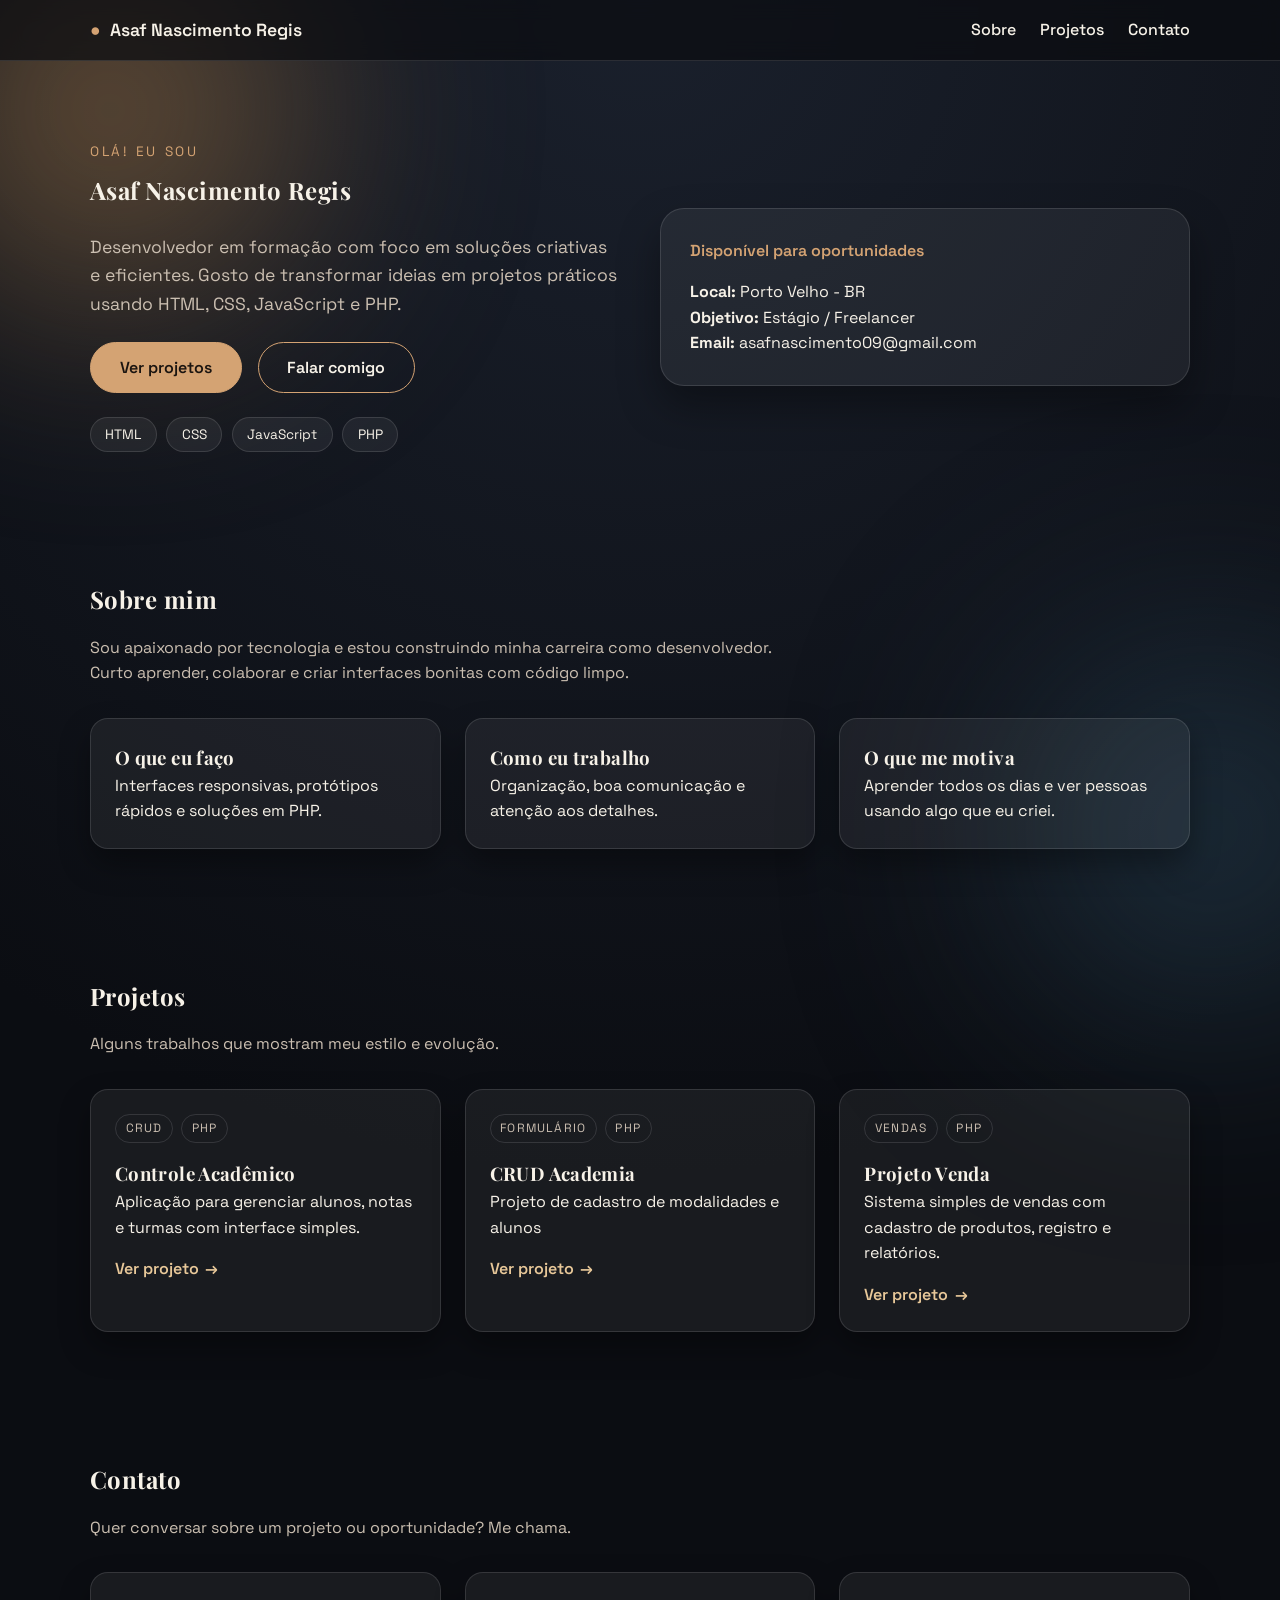
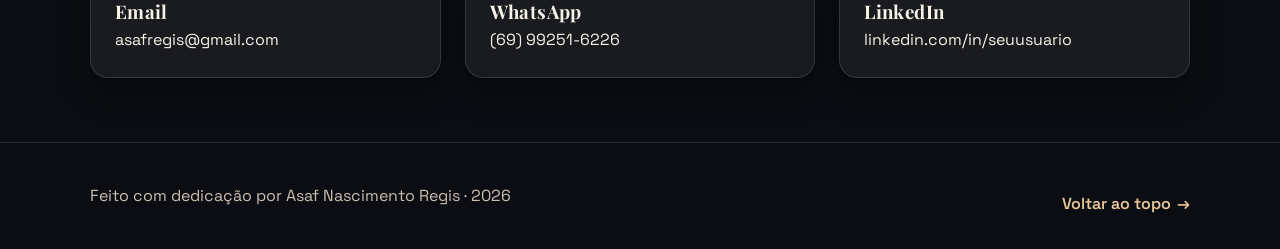
<file: index.html>
﻿<!doctype html>
<html lang="pt-br">
  <head>
    <meta charset="utf-8" />
    <meta name="viewport" content="width=device-width, initial-scale=1" />
    <title>Portfólio | Asaf Nascimento Regis</title>
    <meta name="description" content="Portfólio pessoal com projetos, sobre e contato." />
    <link rel="preconnect" href="https://fonts.googleapis.com" />
    <link rel="preconnect" href="https://fonts.gstatic.com" crossorigin />
    <link href="https://fonts.googleapis.com/css2?family=Space+Grotesk:wght@300;400;500;600;700&family=Playfair+Display:wght@400;500;600&display=swap" rel="stylesheet" />
    <link rel="stylesheet" href="assets/style.css" />
  </head>
  <body>
    <div class="bg-orb orb-1"></div>
    <div class="bg-orb orb-2"></div>

    <header class="site-header">
      <div class="container header-content">
        <div class="brand">
          <span class="brand-mark">●</span>
          <span class="brand-name">Asaf Nascimento Regis</span>
        </div>
        <nav class="nav">
          <a href="#sobre">Sobre</a>
          <a href="#projetos">Projetos</a>
          <a href="#contato">Contato</a>
        </nav>
      </div>
    </header>

    <main>
      <section class="hero" id="topo">
        <div class="container hero-grid">
          <div class="hero-text">
            <p class="eyebrow">Olá! Eu sou</p>
            <h1>Asaf Nascimento Regis</h1>
            <p class="lead">
              Desenvolvedor em formação com foco em soluções criativas e eficientes.
              Gosto de transformar ideias em projetos práticos usando HTML, CSS, JavaScript e PHP.
            </p>
            <div class="hero-actions">
              <a class="btn primary" href="#projetos">Ver projetos</a>
              <a class="btn ghost" href="#contato">Falar comigo</a>
            </div>
            <div class="hero-tags">
              <span>HTML</span>
              <span>CSS</span>
              <span>JavaScript</span>
              <span>PHP</span>
            </div>
          </div>
          <div class="hero-card">
            <div class="card-header">
              <span>Disponível para oportunidades</span>
            </div>
            <div class="card-body">
              <p><strong>Local:</strong> Porto Velho - BR</p>
              <p><strong>Objetivo:</strong> Estágio / Freelancer</p>
              <p><strong>Email:</strong> asafnascimento09@gmail.com</p>
            </div>
          </div>
        </div>
      </section>

      <section class="section" id="sobre">
        <div class="container">
          <div class="section-header">
            <h2>Sobre mim</h2>
            <p>
              Sou apaixonado por tecnologia e estou construindo minha carreira como desenvolvedor.
              Curto aprender, colaborar e criar interfaces bonitas com código limpo.
            </p>
          </div>
          <div class="about-grid">
            <div class="about-card">
              <h3>O que eu faço</h3>
              <p>Interfaces responsivas, protótipos rápidos e soluções em PHP.</p>
            </div>
            <div class="about-card">
              <h3>Como eu trabalho</h3>
              <p>Organização, boa comunicação e atenção aos detalhes.</p>
            </div>
            <div class="about-card">
              <h3>O que me motiva</h3>
              <p>Aprender todos os dias e ver pessoas usando algo que eu criei.</p>
            </div>
          </div>
        </div>
      </section>

      <section class="section projects" id="projetos">
        <div class="container">
          <div class="section-header">
            <h2>Projetos</h2>
            <p>Alguns trabalhos que mostram meu estilo e evolução.</p>
          </div>
          <div class="projects-grid">
            <article class="project-card">
              <div class="project-meta">
                <span class="pill">CRUD</span>
                <span class="pill">PHP</span>
              </div>
              <h3>Controle Acadêmico</h3>
              <p>Aplicação para gerenciar alunos, notas e turmas com interface simples.</p>
              <a class="text-link" href="desen-com-ia/controle_academico_CRUD/index.php" target="_blank" rel="noreferrer">Ver projeto</a>
            </article>
            <article class="project-card">
              <div class="project-meta">
                <span class="pill">Formulário</span>
                <span class="pill">PHP</span>
              </div>
              <h3>CRUD Academia</h3>
              <p>Projeto de cadastro de modalidades e alunos</p>
              <a class="text-link" href="CRUD_NO_PHP_CLASS/public/home.php" target="_blank" rel="noreferrer">Ver projeto</a>
            </article>
            <article class="project-card">
              <div class="project-meta">
                <span class="pill">Vendas</span>
                <span class="pill">PHP</span>
              </div>
              <h3>Projeto Venda</h3>
              <p>Sistema simples de vendas com cadastro de produtos, registro e relatórios.</p>
              <a class="text-link" href="projeto_venda/index.php" target="_blank" rel="noreferrer">Ver projeto</a>
            </article>
          </div>
        </div>
      </section>

      <section class="section" id="contato">
        <div class="container">
          <div class="section-header">
            <h2>Contato</h2>
            <p>Quer conversar sobre um projeto ou oportunidade? Me chama.</p>
          </div>
          <div class="contact-grid">
            <div class="contact-card">
              <h3>Email</h3>
              <p>asafregis@gmail.com</p>
            </div>
            <div class="contact-card">
              <h3>WhatsApp</h3>
              <p>(69) 99251-6226</p>
            </div>
            <div class="contact-card">
              <h3>LinkedIn</h3>
              <p>linkedin.com/in/seuusuario</p>
            </div>
          </div>
        </div>
      </section>
    </main>

    <footer class="site-footer">
      <div class="container footer-content">
        <p>Feito com dedicação por Asaf Nascimento Regis · 2026</p>
        <a class="text-link" href="#topo">Voltar ao topo</a>
      </div>
    </footer>

    <script src="assets/script.js"></script>
  </body>
</html>
</file>
<file: assets/style.css>
﻿:root {
  --bg: #0f1218;
  --bg-alt: #171c24;
  --card: rgba(255, 255, 255, 0.06);
  --text: #f7f2e8;
  --muted: #cbbfb1;
  --accent: #d4a373;
  --accent-strong: #e8c899;
  --stroke: rgba(255, 255, 255, 0.12);
  --shadow: rgba(0, 0, 0, 0.35);
}

* {
  box-sizing: border-box;
  margin: 0;
  padding: 0;
}

body {
  font-family: "Space Grotesk", sans-serif;
  background: radial-gradient(circle at top, #1a202c, #0b0d12 60%);
  color: var(--text);
  min-height: 100vh;
  line-height: 1.6;
  overflow-x: hidden;
}

h1, h2, h3 {
  font-family: "Playfair Display", serif;
  letter-spacing: 0.02em;
}

a {
  color: inherit;
  text-decoration: none;
}

.container {
  width: min(1100px, 90%);
  margin: 0 auto;
}

.site-header {
  position: sticky;
  top: 0;
  z-index: 10;
  background: rgba(10, 12, 16, 0.7);
  backdrop-filter: blur(10px);
  border-bottom: 1px solid var(--stroke);
}

.header-content {
  display: flex;
  align-items: center;
  justify-content: space-between;
  padding: 1rem 0;
}

.brand {
  display: flex;
  align-items: center;
  gap: 0.6rem;
  font-weight: 600;
  font-size: 1.1rem;
}

.brand-mark {
  color: var(--accent);
}

.nav {
  display: flex;
  gap: 1.5rem;
  font-weight: 500;
}

.nav a {
  position: relative;
}

.nav a::after {
  content: "";
  position: absolute;
  left: 0;
  bottom: -0.3rem;
  width: 0;
  height: 2px;
  background: var(--accent);
  transition: width 0.3s ease;
}

.nav a:hover::after {
  width: 100%;
}

.hero {
  padding: 5rem 0 4rem;
}

.hero-grid {
  display: grid;
  gap: 2.5rem;
  grid-template-columns: repeat(auto-fit, minmax(280px, 1fr));
  align-items: center;
}

.eyebrow {
  text-transform: uppercase;
  letter-spacing: 0.2em;
  font-size: 0.85rem;
  color: var(--accent);
  margin-bottom: 0.5rem;
}

.lead {
  margin: 1.5rem 0;
  color: var(--muted);
  font-size: 1.1rem;
}

.hero-actions {
  display: flex;
  gap: 1rem;
  flex-wrap: wrap;
  margin-bottom: 1.5rem;
}

.btn {
  padding: 0.75rem 1.8rem;
  border-radius: 999px;
  border: 1px solid var(--accent);
  font-weight: 600;
  transition: transform 0.2s ease, box-shadow 0.2s ease;
}

.btn.primary {
  background: var(--accent);
  color: #1a1410;
}

.btn.ghost {
  background: transparent;
  color: var(--text);
}

.btn:hover {
  transform: translateY(-2px);
  box-shadow: 0 12px 25px var(--shadow);
}

.hero-tags {
  display: flex;
  flex-wrap: wrap;
  gap: 0.6rem;
}

.hero-tags span {
  border: 1px solid var(--stroke);
  padding: 0.35rem 0.9rem;
  border-radius: 999px;
  font-size: 0.85rem;
  background: var(--card);
}

.hero-card {
  background: var(--card);
  border-radius: 24px;
  border: 1px solid var(--stroke);
  padding: 1.8rem;
  box-shadow: 0 20px 40px var(--shadow);
}

.card-header {
  font-weight: 600;
  margin-bottom: 1rem;
  color: var(--accent);
}

.section {
  padding: 4rem 0;
}

.section-header {
  display: grid;
  gap: 1rem;
  margin-bottom: 2rem;
}

.section-header p {
  color: var(--muted);
  max-width: 700px;
}

.about-grid,
.projects-grid,
.contact-grid {
  display: grid;
  gap: 1.5rem;
  grid-template-columns: repeat(auto-fit, minmax(240px, 1fr));
}

.about-card,
.project-card,
.contact-card {
  background: var(--card);
  border: 1px solid var(--stroke);
  border-radius: 18px;
  padding: 1.5rem;
  box-shadow: 0 15px 30px var(--shadow);
}

.project-meta {
  display: flex;
  gap: 0.5rem;
  margin-bottom: 1rem;
}

.pill {
  font-size: 0.75rem;
  text-transform: uppercase;
  letter-spacing: 0.1em;
  border: 1px solid var(--stroke);
  padding: 0.25rem 0.6rem;
  border-radius: 999px;
  color: var(--muted);
}

.text-link {
  display: inline-flex;
  margin-top: 1rem;
  color: var(--accent-strong);
  font-weight: 600;
}

.text-link::after {
  content: "→";
  margin-left: 0.4rem;
  transition: transform 0.2s ease;
}

.text-link:hover::after {
  transform: translateX(4px);
}

.site-footer {
  border-top: 1px solid var(--stroke);
  padding: 2rem 0;
  background: #0b0d12;
}

.footer-content {
  display: flex;
  align-items: center;
  justify-content: space-between;
  flex-wrap: wrap;
  gap: 1rem;
  color: var(--muted);
}

.bg-orb {
  position: fixed;
  width: 380px;
  height: 380px;
  border-radius: 50%;
  filter: blur(120px);
  opacity: 0.5;
  z-index: -1;
}

.orb-1 {
  background: #b8874f;
  top: -80px;
  left: -80px;
}

.orb-2 {
  background: #2d4c61;
  bottom: -120px;
  right: -120px;
}

.reveal {
  opacity: 0;
  transform: translateY(24px);
  transition: opacity 0.6s ease, transform 0.6s ease;
}

.reveal.visible {
  opacity: 1;
  transform: translateY(0);
}

@media (max-width: 720px) {
  .nav {
    display: none;
  }

  .hero {
    padding-top: 3.5rem;
  }

  .footer-content {
    flex-direction: column;
    align-items: flex-start;
  }
}
</file>
